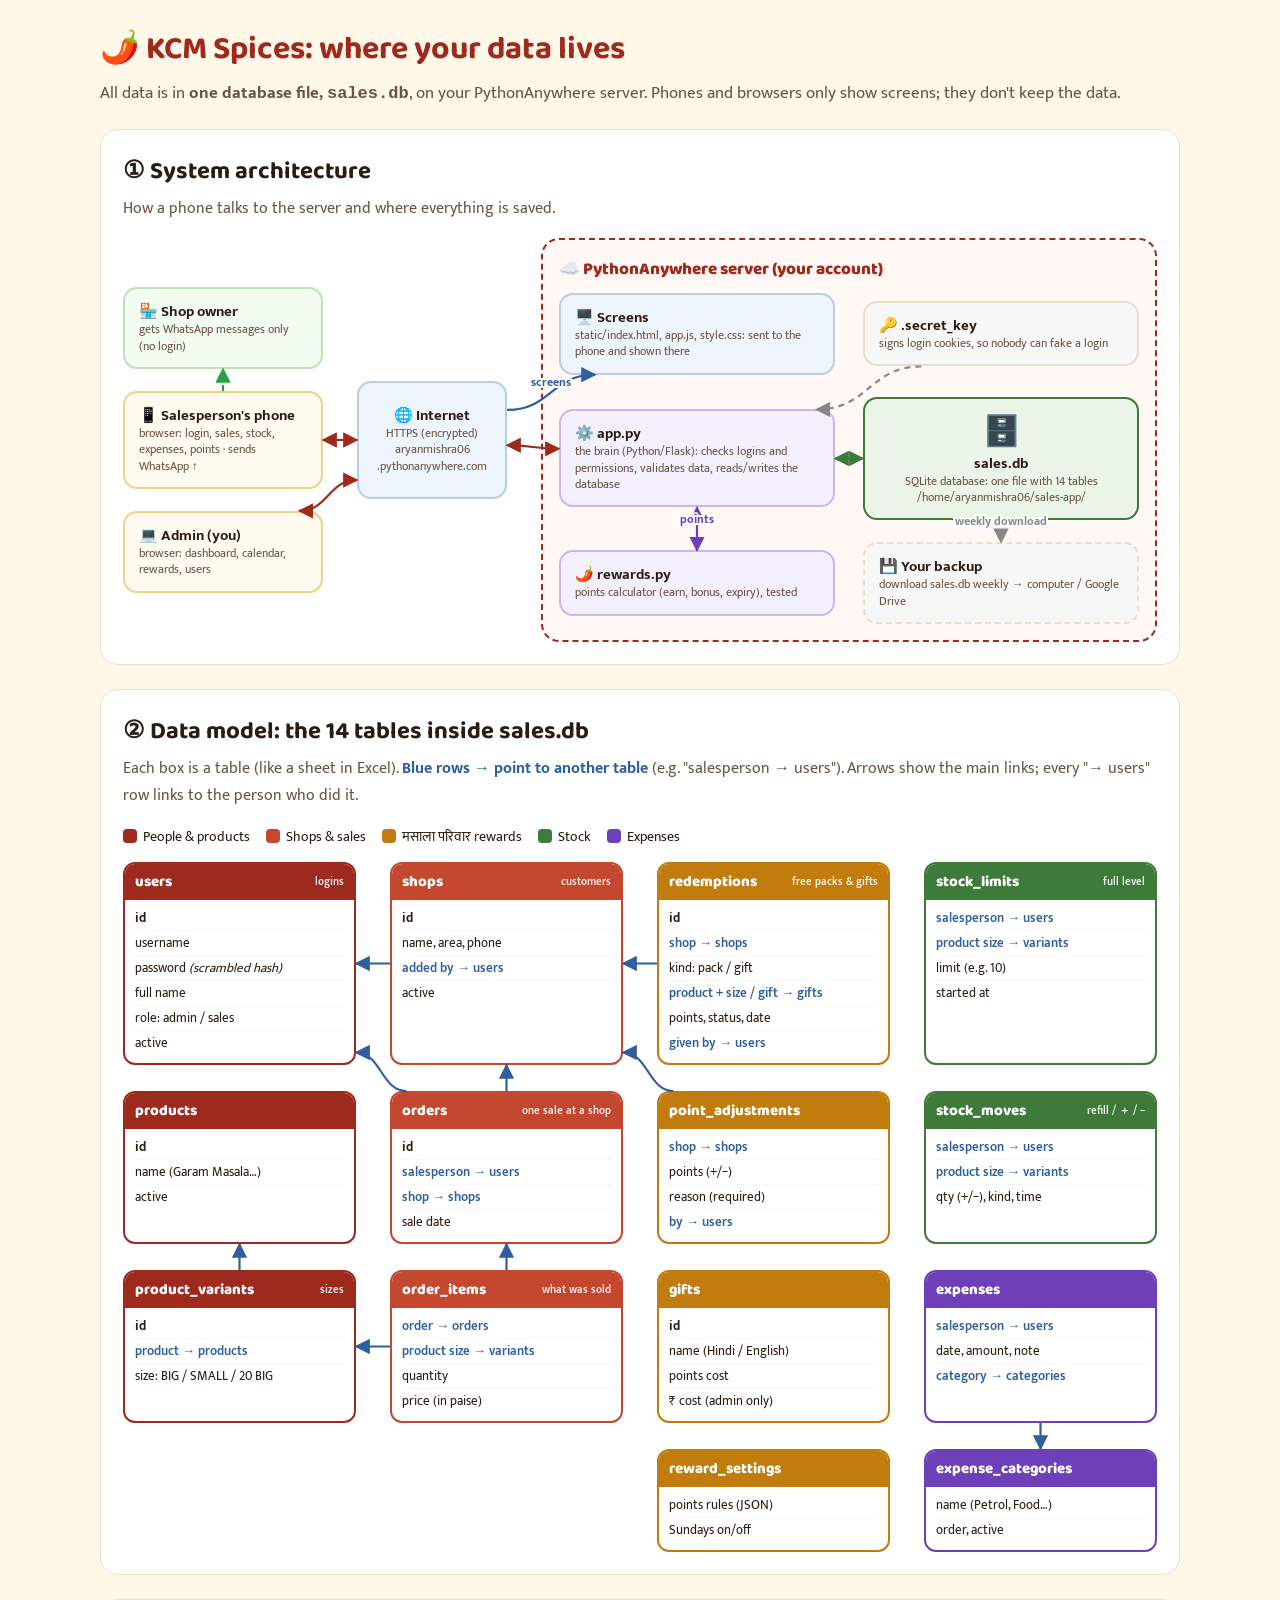
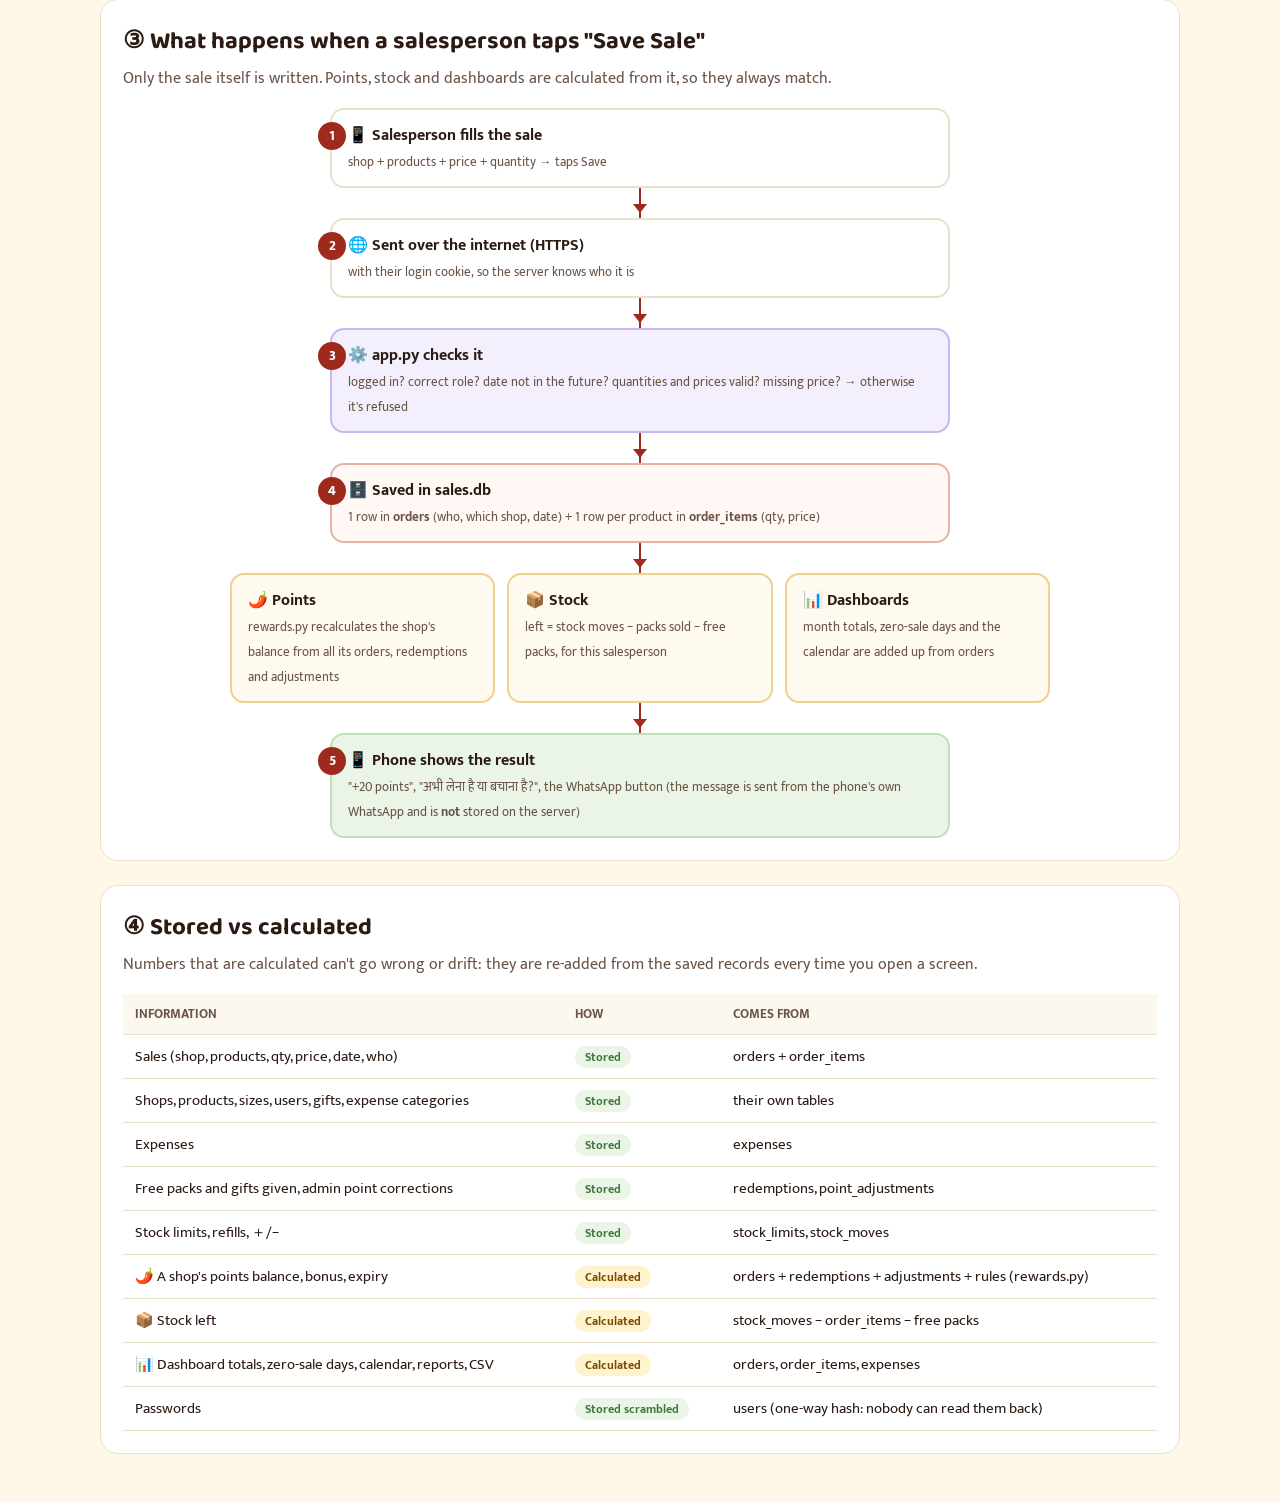
<file: architecture.html>
<!DOCTYPE html>
<html lang="en">
<head>
<meta charset="UTF-8">
<meta name="viewport" content="width=device-width, initial-scale=1.0">
<title>KCM Data Architecture</title>
<link href="https://fonts.googleapis.com/css2?family=Baloo+2:wght@600;700;800&family=Mukta:wght@400;600;700&display=swap" rel="stylesheet">
<style>
  :root{--bg:#FFF7E8;--ink:#2B1B13;--muted:#6B5345;--line:#eadfcd;--pri:#9E2A1E;--tur:#F2B33D;--leaf:#3E7B3A;--blue:#2f5f9e;--violet:#6d3fb8}
  *{box-sizing:border-box}
  body{margin:0;background:var(--bg);color:var(--ink);font-family:"Mukta",sans-serif;padding:24px}
  .wrap{max-width:1080px;margin:0 auto}
  h1{font-family:"Baloo 2";color:var(--pri);margin:0 0 4px;font-size:32px}
  h2{font-family:"Baloo 2";margin:0 0 4px;font-size:24px}
  .lead{color:var(--muted);margin:0 0 22px;font-size:17px}
  section{background:#fff;border:1px solid var(--line);border-radius:18px;padding:22px;margin-bottom:24px}
  .sub{color:var(--muted);margin:0 0 16px}
  .dia{position:relative}
  .dia svg.wires{position:absolute;inset:0;width:100%;height:100%;pointer-events:none;overflow:visible;z-index:2}
  .node{position:relative;z-index:1;border-radius:14px;padding:12px 14px;border:2px solid var(--line);background:#fff;font-size:14px;line-height:1.4}
  .node b{font-size:15px}
  .node small{color:var(--muted);display:block}
  /* architecture */
  .arch{display:grid;grid-template-columns:200px 150px 1fr;gap:34px;align-items:center}
  .col{display:flex;flex-direction:column;gap:22px}
  .user{background:#fffaf0;border-color:#f0d08a}
  .net{background:#eef4fb;border-color:#b8cde6;text-align:center;padding:22px 10px}
  .server{border:2px dashed var(--pri);border-radius:18px;padding:16px;background:#fff8f5}
  .server>.ttl{font-family:"Baloo 2";font-weight:800;color:var(--pri);font-size:17px;margin-bottom:10px}
  .srv-grid{display:grid;grid-template-columns:1fr 1fr;gap:22px 28px;align-items:center}
  .code{background:#f4effc;border-color:#cbb6ef}
  .db{background:#eaf5e8;border-color:var(--leaf);text-align:center}
  .db .ic{font-size:30px}
  .pages{background:#eef4fb;border-color:#b8cde6}
  .backup{margin-top:22px;display:flex;justify-content:flex-end}
  .backup .node{background:#f7f7f7;border-style:dashed;max-width:420px}
  /* data model */
  .er{display:grid;grid-template-columns:repeat(4,1fr);gap:26px 34px}
  .t{border-radius:12px;border:2px solid;overflow:hidden;background:#fff;position:relative;z-index:1;font-size:13px}
  .t .h{padding:6px 10px;font-weight:800;font-family:"Baloo 2";font-size:15px;color:#fff;display:flex;justify-content:space-between;align-items:center}
  .t .h span{font-family:"Mukta";font-weight:600;font-size:11px;opacity:.9}
  .t ul{list-style:none;margin:0;padding:6px 10px 8px}
  .t li{padding:1px 0;border-bottom:1px dotted #eee}
  .t li:last-child{border:0}
  .t li.fk{color:var(--blue);font-weight:600}
  .t li.pk{font-weight:700}
  .g-core{border-color:#9E2A1E}.g-core .h{background:#9E2A1E}
  .g-sale{border-color:#c4472f}.g-sale .h{background:#c4472f}
  .g-rew{border-color:#c27c0e}.g-rew .h{background:#c27c0e}
  .g-stock{border-color:#3E7B3A}.g-stock .h{background:#3E7B3A}
  .g-exp{border-color:#6d3fb8}.g-exp .h{background:#6d3fb8}
  .legend{display:flex;gap:16px;flex-wrap:wrap;font-size:14px;margin:0 0 14px}
  .legend i{display:inline-block;width:14px;height:14px;border-radius:4px;margin-right:6px;vertical-align:-2px}
  /* flow */
  .flow{display:flex;flex-direction:column;align-items:center;gap:0}
  .step{width:min(620px,100%);border-radius:14px;padding:12px 16px;border:2px solid var(--line);background:#fff;font-size:15px;position:relative}
  .step .n{position:absolute;left:-14px;top:12px;width:28px;height:28px;border-radius:50%;background:var(--pri);color:#fff;display:grid;place-items:center;font-weight:800;font-size:14px}
  .step > b{display:block;font-size:16px}
  .step small{color:var(--muted)}
  .arrow{height:30px;width:2px;background:var(--pri);position:relative;margin:0 auto}
  .arrow:after{content:"";position:absolute;bottom:-2px;left:-6px;border:7px solid transparent;border-top:9px solid var(--pri)}
  .split{display:grid;grid-template-columns:1fr 1fr 1fr;gap:12px;width:min(820px,100%)}
  .split .step{width:auto}
  .s-write{background:#fff8f5;border-color:#e7b3a8}
  .s-calc{background:#fffaf0;border-color:#f0d08a}
  .s-out{background:#eaf5e8;border-color:#bfe0b9}
  table{width:100%;border-collapse:collapse;font-size:15px}
  th,td{padding:9px 12px;border-bottom:1px solid var(--line);text-align:left;vertical-align:top}
  th{background:#fdf8ef;font-size:13px;text-transform:uppercase;color:var(--muted)}
  .tag{display:inline-block;border-radius:99px;padding:1px 10px;font-size:12px;font-weight:700}
  .tag.s{background:#eaf5e8;color:var(--leaf)}.tag.c{background:#fff3cd;color:#7a4b00}
  @media (max-width:820px){.arch{grid-template-columns:1fr}.er{grid-template-columns:1fr 1fr}.split{grid-template-columns:1fr}}
</style>
</head>
<body>
<div class="wrap">
  <h1>🌶️ KCM Spices: where your data lives</h1>
  <p class="lead">All data is in <b>one database file, <code>sales.db</code></b>, on your PythonAnywhere server. Phones and browsers only show screens; they don't keep the data.</p>

  <!-- 1. Architecture -->
  <section id="s1">
    <h2>① System architecture</h2>
    <p class="sub">How a phone talks to the server and where everything is saved.</p>
    <div class="dia" id="d1">
      <svg class="wires"></svg>
      <div class="arch">
        <div class="col">
          <div class="node user" id="a-shop" style="background:#f2fbf0;border-color:#bfe0b9"><b>🏪 Shop owner</b><small>gets WhatsApp messages only (no login)</small></div>
          <div class="node user" id="a-sp"><b>📱 Salesperson's phone</b><small>browser: login, sales, stock, expenses, points · sends WhatsApp ↑</small></div>
          <div class="node user" id="a-ad"><b>💻 Admin (you)</b><small>browser: dashboard, calendar, rewards, users</small></div>
        </div>
        <div class="col">
          <div class="node net" id="a-net"><b>🌐 Internet</b><small>HTTPS (encrypted)<br>aryanmishra06<br>.pythonanywhere.com</small></div>
        </div>
        <div class="server" id="a-srv">
          <div class="ttl">☁️ PythonAnywhere server (your account)</div>
          <div class="srv-grid">
            <div class="node pages" id="a-pages"><b>🖥️ Screens</b><small>static/index.html, app.js, style.css: sent to the phone and shown there</small></div>
            <div class="node" id="a-key" style="background:#f7f7f7"><b>🔑 .secret_key</b><small>signs login cookies, so nobody can fake a login</small></div>
            <div class="node code" id="a-app"><b>⚙️ app.py</b><small>the brain (Python/Flask): checks logins and permissions, validates data, reads/writes the database</small></div>
            <div class="node db" id="a-db"><div class="ic">🗄️</div><b>sales.db</b><small>SQLite database: one file with 14 tables<br>/home/aryanmishra06/sales-app/</small></div>
            <div class="node code" id="a-rew"><b>🌶️ rewards.py</b><small>points calculator (earn, bonus, expiry), tested</small></div>
            <div class="node" id="a-bak" style="background:#f7f7f7;border-style:dashed"><b>💾 Your backup</b><small>download sales.db weekly → computer / Google Drive</small></div>
          </div>
        </div>
      </div>
    </div>
  </section>

  <!-- 2. Data model -->
  <section id="s2">
    <h2>② Data model: the 14 tables inside sales.db</h2>
    <p class="sub">Each box is a table (like a sheet in Excel). <span style="color:#2f5f9e;font-weight:700">Blue rows → point to another table</span> (e.g. "salesperson → users"). Arrows show the main links; every "→ users" row links to the person who did it.</p>
    <div class="legend">
      <span><i style="background:#9E2A1E"></i>People & products</span><span><i style="background:#c4472f"></i>Shops & sales</span>
      <span><i style="background:#c27c0e"></i>मसाला परिवार rewards</span><span><i style="background:#3E7B3A"></i>Stock</span><span><i style="background:#6d3fb8"></i>Expenses</span>
    </div>
    <div class="dia" id="d2">
      <svg class="wires"></svg>
      <div class="er">
        <!-- row 1 -->
        <div class="t g-core" id="t-users"><div class="h">users <span>logins</span></div><ul>
          <li class="pk">id</li><li>username</li><li>password <i>(scrambled hash)</i></li><li>full name</li><li>role: admin / sales</li><li>active</li></ul></div>
        <div class="t g-sale" id="t-shops"><div class="h">shops <span>customers</span></div><ul>
          <li class="pk">id</li><li>name, area, phone</li><li class="fk">added by → users</li><li>active</li></ul></div>
        <div class="t g-rew" id="t-red"><div class="h">redemptions <span>free packs & gifts</span></div><ul>
          <li class="pk">id</li><li class="fk">shop → shops</li><li>kind: pack / gift</li><li class="fk">product + size / gift → gifts</li><li>points, status, date</li><li class="fk">given by → users</li></ul></div>
        <div class="t g-stock" id="t-lim"><div class="h">stock_limits <span>full level</span></div><ul>
          <li class="fk">salesperson → users</li><li class="fk">product size → variants</li><li>limit (e.g. 10)</li><li>started at</li></ul></div>
        <!-- row 2 -->
        <div class="t g-core" id="t-prod"><div class="h">products</div><ul>
          <li class="pk">id</li><li>name (Garam Masala…)</li><li>active</li></ul></div>
        <div class="t g-sale" id="t-orders"><div class="h">orders <span>one sale at a shop</span></div><ul>
          <li class="pk">id</li><li class="fk">salesperson → users</li><li class="fk">shop → shops</li><li>sale date</li></ul></div>
        <div class="t g-rew" id="t-adj"><div class="h">point_adjustments</div><ul>
          <li class="fk">shop → shops</li><li>points (+/−)</li><li>reason (required)</li><li class="fk">by → users</li></ul></div>
        <div class="t g-stock" id="t-moves"><div class="h">stock_moves <span>refill / ＋ / −</span></div><ul>
          <li class="fk">salesperson → users</li><li class="fk">product size → variants</li><li>qty (+/−), kind, time</li></ul></div>
        <!-- row 3 -->
        <div class="t g-core" id="t-var"><div class="h">product_variants <span>sizes</span></div><ul>
          <li class="pk">id</li><li class="fk">product → products</li><li>size: BIG / SMALL / 20 BIG</li></ul></div>
        <div class="t g-sale" id="t-items"><div class="h">order_items <span>what was sold</span></div><ul>
          <li class="fk">order → orders</li><li class="fk">product size → variants</li><li>quantity</li><li>price (in paise)</li></ul></div>
        <div class="t g-rew" id="t-gifts"><div class="h">gifts</div><ul>
          <li class="pk">id</li><li>name (Hindi / English)</li><li>points cost</li><li>₹ cost (admin only)</li></ul></div>
        <div class="t g-exp" id="t-exp"><div class="h">expenses</div><ul>
          <li class="fk">salesperson → users</li><li>date, amount, note</li><li class="fk">category → categories</li></ul></div>
        <!-- row 4 -->
        <div></div><div></div>
        <div class="t g-rew" id="t-set"><div class="h">reward_settings</div><ul>
          <li>points rules (JSON)</li><li>Sundays on/off</li></ul></div>
        <div class="t g-exp" id="t-cat"><div class="h">expense_categories</div><ul>
          <li>name (Petrol, Food…)</li><li>order, active</li></ul></div>
      </div>
    </div>
  </section>

  <!-- 3. Flow of a sale -->
  <section id="s3">
    <h2>③ What happens when a salesperson taps "Save Sale"</h2>
    <p class="sub">Only the sale itself is written. Points, stock and dashboards are calculated from it, so they always match.</p>
    <div class="flow">
      <div class="step"><span class="n">1</span><b>📱 Salesperson fills the sale</b><small>shop + products + price + quantity → taps Save</small></div>
      <div class="arrow"></div>
      <div class="step"><span class="n">2</span><b>🌐 Sent over the internet (HTTPS)</b><small>with their login cookie, so the server knows who it is</small></div>
      <div class="arrow"></div>
      <div class="step" style="background:#f4effc;border-color:#cbb6ef"><span class="n">3</span><b>⚙️ app.py checks it</b><small>logged in? correct role? date not in the future? quantities and prices valid? missing price? → otherwise it's refused</small></div>
      <div class="arrow"></div>
      <div class="step s-write"><span class="n">4</span><b>🗄️ Saved in sales.db</b><small>1 row in <b>orders</b> (who, which shop, date) + 1 row per product in <b>order_items</b> (qty, price)</small></div>
      <div class="arrow"></div>
      <div class="split">
        <div class="step s-calc"><b>🌶️ Points</b><small>rewards.py recalculates the shop's balance from all its orders, redemptions and adjustments</small></div>
        <div class="step s-calc"><b>📦 Stock</b><small>left = stock moves − packs sold − free packs, for this salesperson</small></div>
        <div class="step s-calc"><b>📊 Dashboards</b><small>month totals, zero-sale days and the calendar are added up from orders</small></div>
      </div>
      <div class="arrow"></div>
      <div class="step s-out"><span class="n">5</span><b>📱 Phone shows the result</b><small>"+20 points", "अभी लेना है या बचाना है?", the WhatsApp button (the message is sent from the phone's own WhatsApp and is <b>not</b> stored on the server)</small></div>
    </div>
  </section>

  <!-- 4. Stored vs calculated -->
  <section id="s4">
    <h2>④ Stored vs calculated</h2>
    <p class="sub">Numbers that are calculated can't go wrong or drift: they are re-added from the saved records every time you open a screen.</p>
    <table>
      <thead><tr><th>Information</th><th>How</th><th>Comes from</th></tr></thead>
      <tbody>
        <tr><td>Sales (shop, products, qty, price, date, who)</td><td><span class="tag s">Stored</span></td><td>orders + order_items</td></tr>
        <tr><td>Shops, products, sizes, users, gifts, expense categories</td><td><span class="tag s">Stored</span></td><td>their own tables</td></tr>
        <tr><td>Expenses</td><td><span class="tag s">Stored</span></td><td>expenses</td></tr>
        <tr><td>Free packs and gifts given, admin point corrections</td><td><span class="tag s">Stored</span></td><td>redemptions, point_adjustments</td></tr>
        <tr><td>Stock limits, refills, ＋/−</td><td><span class="tag s">Stored</span></td><td>stock_limits, stock_moves</td></tr>
        <tr><td>🌶️ A shop's points balance, bonus, expiry</td><td><span class="tag c">Calculated</span></td><td>orders + redemptions + adjustments + rules (rewards.py)</td></tr>
        <tr><td>📦 Stock left</td><td><span class="tag c">Calculated</span></td><td>stock_moves − order_items − free packs</td></tr>
        <tr><td>📊 Dashboard totals, zero-sale days, calendar, reports, CSV</td><td><span class="tag c">Calculated</span></td><td>orders, order_items, expenses</td></tr>
        <tr><td>Passwords</td><td><span class="tag s">Stored scrambled</span></td><td>users (one-way hash: nobody can read them back)</td></tr>
      </tbody>
    </table>
  </section>
</div>

<script>
// draw arrows between boxes: [from, to, colour, dashed?, label?]
function wire(diaId, pairs) {
  const dia = document.getElementById(diaId), svg = dia.querySelector('svg.wires'), base = dia.getBoundingClientRect();
  const ns = 'http://www.w3.org/2000/svg';
  svg.innerHTML = `<defs>${[...new Set(pairs.map(p => p[2]))].map((c, i) => `<marker id="m${diaId}${i}" viewBox="0 0 10 10" refX="9" refY="5" markerWidth="7" markerHeight="7" orient="auto-start-reverse"><path d="M0,0 L10,5 L0,10 z" fill="${c}"/></marker>`).join('')}</defs>`;
  const cols = [...new Set(pairs.map(p => p[2]))];
  pairs.forEach(([a, b, color, dashed, label, both]) => {
    const A = document.getElementById(a).getBoundingClientRect(), B = document.getElementById(b).getBoundingClientRect();
    const ac = {x: A.left + A.width / 2 - base.left, y: A.top + A.height / 2 - base.top}, bc = {x: B.left + B.width / 2 - base.left, y: B.top + B.height / 2 - base.top};
    const edge = (R, c, toward) => { // point on the rectangle edge facing `toward`
      const dx = toward.x - c.x, dy = toward.y - c.y, hw = R.width / 2, hh = R.height / 2;
      const s = Math.min(hw / Math.abs(dx || 1e-9), hh / Math.abs(dy || 1e-9));
      return {x: c.x + dx * s, y: c.y + dy * s};
    };
    const p1 = edge(A, ac, bc), p2 = edge(B, bc, ac);
    const path = document.createElementNS(ns, 'path');
    const mx = (p1.x + p2.x) / 2, my = (p1.y + p2.y) / 2;
    const horiz = Math.abs(p2.x - p1.x) > Math.abs(p2.y - p1.y);
    const d = horiz ? `M${p1.x},${p1.y} C${mx},${p1.y} ${mx},${p2.y} ${p2.x},${p2.y}` : `M${p1.x},${p1.y} C${p1.x},${my} ${p2.x},${my} ${p2.x},${p2.y}`;
    path.setAttribute('d', d); path.setAttribute('fill', 'none'); path.setAttribute('stroke', color); path.setAttribute('stroke-width', '2.2');
    if (dashed) path.setAttribute('stroke-dasharray', '6 5');
    const mid = `url(#m${diaId}${cols.indexOf(color)})`;
    path.setAttribute('marker-end', mid); if (both) path.setAttribute('marker-start', mid);
    svg.appendChild(path);
    if (label) {
      const t = document.createElementNS(ns, 'text'); t.setAttribute('x', mx); t.setAttribute('y', my - 6); t.setAttribute('text-anchor', 'middle');
      t.setAttribute('font-size', '12'); t.setAttribute('font-weight', '700'); t.setAttribute('fill', color); t.setAttribute('paint-order', 'stroke');
      t.setAttribute('stroke', '#fff'); t.setAttribute('stroke-width', '4'); t.textContent = label; svg.appendChild(t);
    }
  });
}
function drawAll() {
  wire('d1', [
    ['a-sp', 'a-net', '#9E2A1E', false, '', true], ['a-ad', 'a-net', '#9E2A1E', false, '', true],
    ['a-net', 'a-pages', '#2f5f9e', false, 'screens', false], ['a-net', 'a-app', '#9E2A1E', false, '', true],
    ['a-app', 'a-db', '#3E7B3A', false, '', true], ['a-app', 'a-rew', '#6d3fb8', false, 'points', true],
    ['a-key', 'a-app', '#888', true, '', false], ['a-db', 'a-bak', '#888', true, 'weekly download', false],
    ['a-sp', 'a-shop', '#25a244', true, '', false],
  ]);
  const B = '#2f5f9e';
  wire('d2', [
    ['t-shops', 't-users', B], ['t-orders', 't-users', B], ['t-orders', 't-shops', B], ['t-items', 't-orders', B],
    ['t-items', 't-var', B], ['t-var', 't-prod', B], ['t-red', 't-shops', B], ['t-adj', 't-shops', B], ['t-exp', 't-cat', B],
  ]);
}
document.fonts.ready.then(drawAll); window.addEventListener('resize', drawAll); setTimeout(drawAll, 600);
</script>
</body>
</html>
</file>
